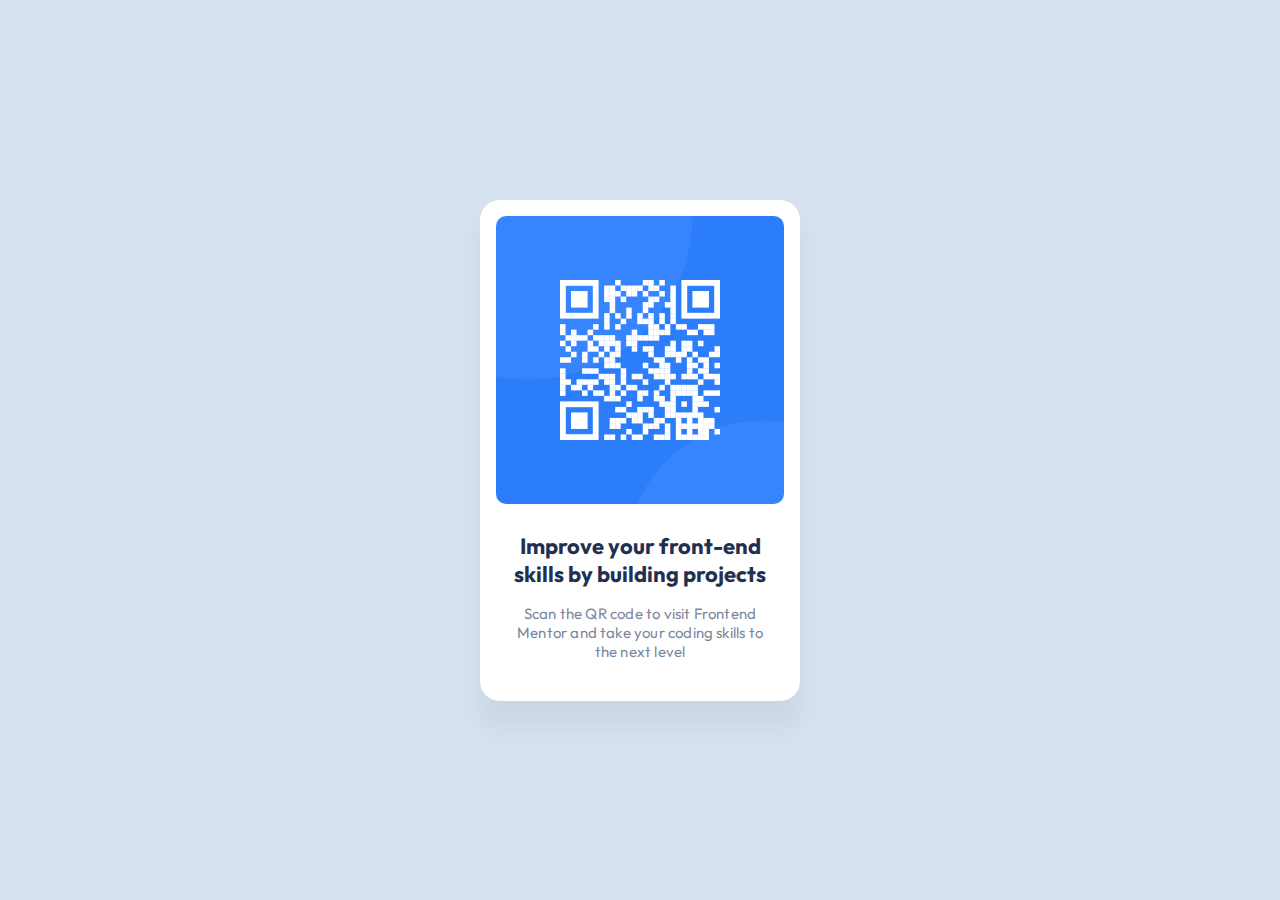
<file: index.html>
<!DOCTYPE html>
<html lang="en">
<head>
  <meta charset="UTF-8">
  <meta name="viewport" content="width=device-width, initial-scale=1.0"> <!-- displays site properly based on user's device -->

  <link rel="preconnect" href="https://fonts.googleapis.com">
  <link rel="preconnect" href="https://fonts.gstatic.com" crossorigin>
  <link href="https://fonts.googleapis.com/css2?family=Outfit:wght@400;700&display=swap" rel="stylesheet">

  <link rel="icon" type="image/png" sizes="32x32" href="./images/favicon-32x32.png">
  <link rel="stylesheet" href="index.css">

  <title>Frontend Mentor | QR code component</title>
</head>
<body>
  <div class="card">
    <img class="qr-code" src="images/image-qr-code.png" alt="qr-code">
    <div class="header">Improve your front-end skills by building projects</div>
    <div class="body">Scan the QR code to visit Frontend Mentor and take your coding skills to the next level</div>
  </div>
</body>
</html>
</file>
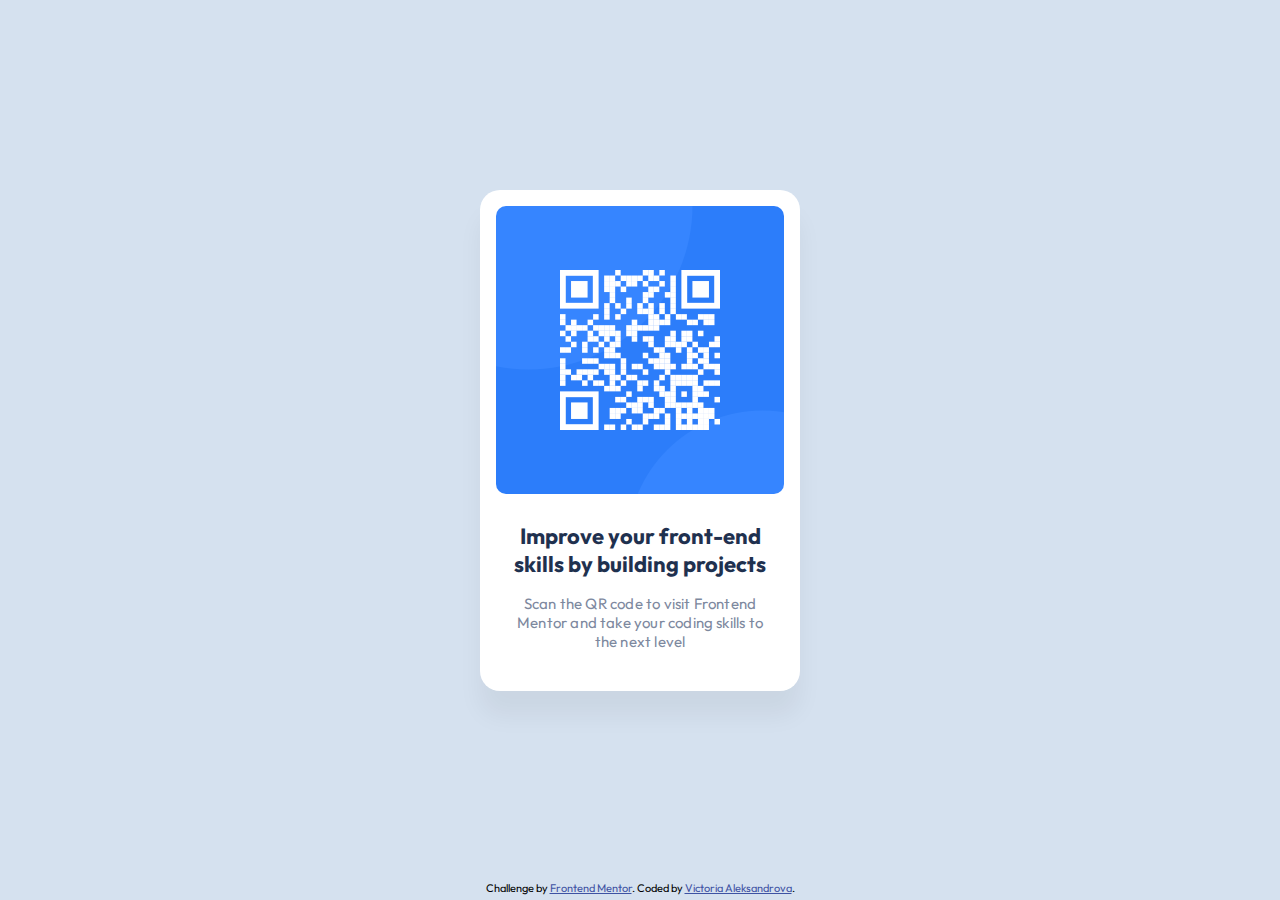
<file: src/index.html>
<!DOCTYPE html>
<html lang="en">
<head>
  <meta charset="UTF-8">
  <meta name="viewport" content="width=device-width, initial-scale=1.0"> <!-- displays site properly based on user's device -->

  <link rel="preconnect" href="https://fonts.googleapis.com">
  <link rel="preconnect" href="https://fonts.gstatic.com" crossorigin>
  <link href="https://fonts.googleapis.com/css2?family=Outfit:wght@400;700&display=swap" rel="stylesheet">

  <link rel="icon" type="image/png" sizes="32x32" href="./images/favicon-32x32.png">
  <link rel="stylesheet" href="index.css">

  <title>Frontend Mentor | QR code component</title>
</head>
<body>
  <div class="spacer"></div>
  <div class="card">
    <img class="qr-code" src="images/image-qr-code.png" alt="qr-code">
    <div class="header">Improve your front-end skills by building projects</div>
    <div class="body">Scan the QR code to visit Frontend Mentor and take your coding skills to the next level</div>
  </div>
  <div class="spacer"></div>
  <div class="attribution">
    Challenge by <a href="https://www.frontendmentor.io?ref=challenge" target="_blank">Frontend Mentor</a>. 
    Coded by <a href="https://github.com/vicaleksa">Victoria Aleksandrova</a>.
  </div>
</body>
</html>
</file>
<file: index.css>
body {
    height: 100vh;
    margin: 0px;
    background-color: #D5E1EF;
    display: flex;
    align-items: center;
    justify-content: center;
    flex-direction: column;
    font-family: 'Outfit', sans-serif;
    text-align: center;
  }

.card {
    background: white;
    width: 320px;
    border-radius: 20px;
    box-shadow: 0px 25px 25px 0px rgba(0, 0, 0, 0.05);
    padding: 16px;
    box-sizing: border-box;
}

.qr-code {
    width: 100%;
    border-radius: 10px;
    margin-bottom: 24px;
}

.header {
    color: #1F314F;
    font-size: 22px;
    font-weight: 700;
    margin-bottom: 16px;
}

.body {
    color: #7D889E;
    font-size: 15px;
    font-weight: 400;
    letter-spacing: 0.188px;
    margin: 0 16px 24px;
}
</file>
<file: src/index.css>
.attribution {
    font-size: 11px; 
    text-align: center;
    margin-bottom: 5px;
}

.attribution a {
    color: hsl(228, 45%, 44%);
}

.spacer {
    flex-grow: 1;
}

body {
    height: 100vh;
    margin: 0px;
    background-color: #D5E1EF;
    display: flex;
    align-items: center;
    justify-content: center;
    flex-direction: column;
    font-family: 'Outfit', sans-serif;
  }

.card {
    background: white;
    width: 320px;
    border-radius: 20px;
    box-shadow: 0px 25px 25px 0px rgba(0, 0, 0, 0.05);
    padding: 16px;
    box-sizing: border-box;
}

.qr-code {
    width: 100%;
    border-radius: 10px;
    margin-bottom: 24px;
}

.header {
    color: #1F314F;
    text-align: center;
    font-feature-settings: 'clig' off, 'liga' off;
    font-size: 22px;
    font-style: normal;
    font-weight: 700;
    line-height: normal;
    margin-bottom: 16px;
}

.body {
    color: #7D889E;
    text-align: center;
    font-feature-settings: 'clig' off, 'liga' off;
    font-size: 15px;
    font-style: normal;
    font-weight: 400;
    line-height: normal;
    letter-spacing: 0.188px;
    margin: 0 16px 24px;
}
</file>
